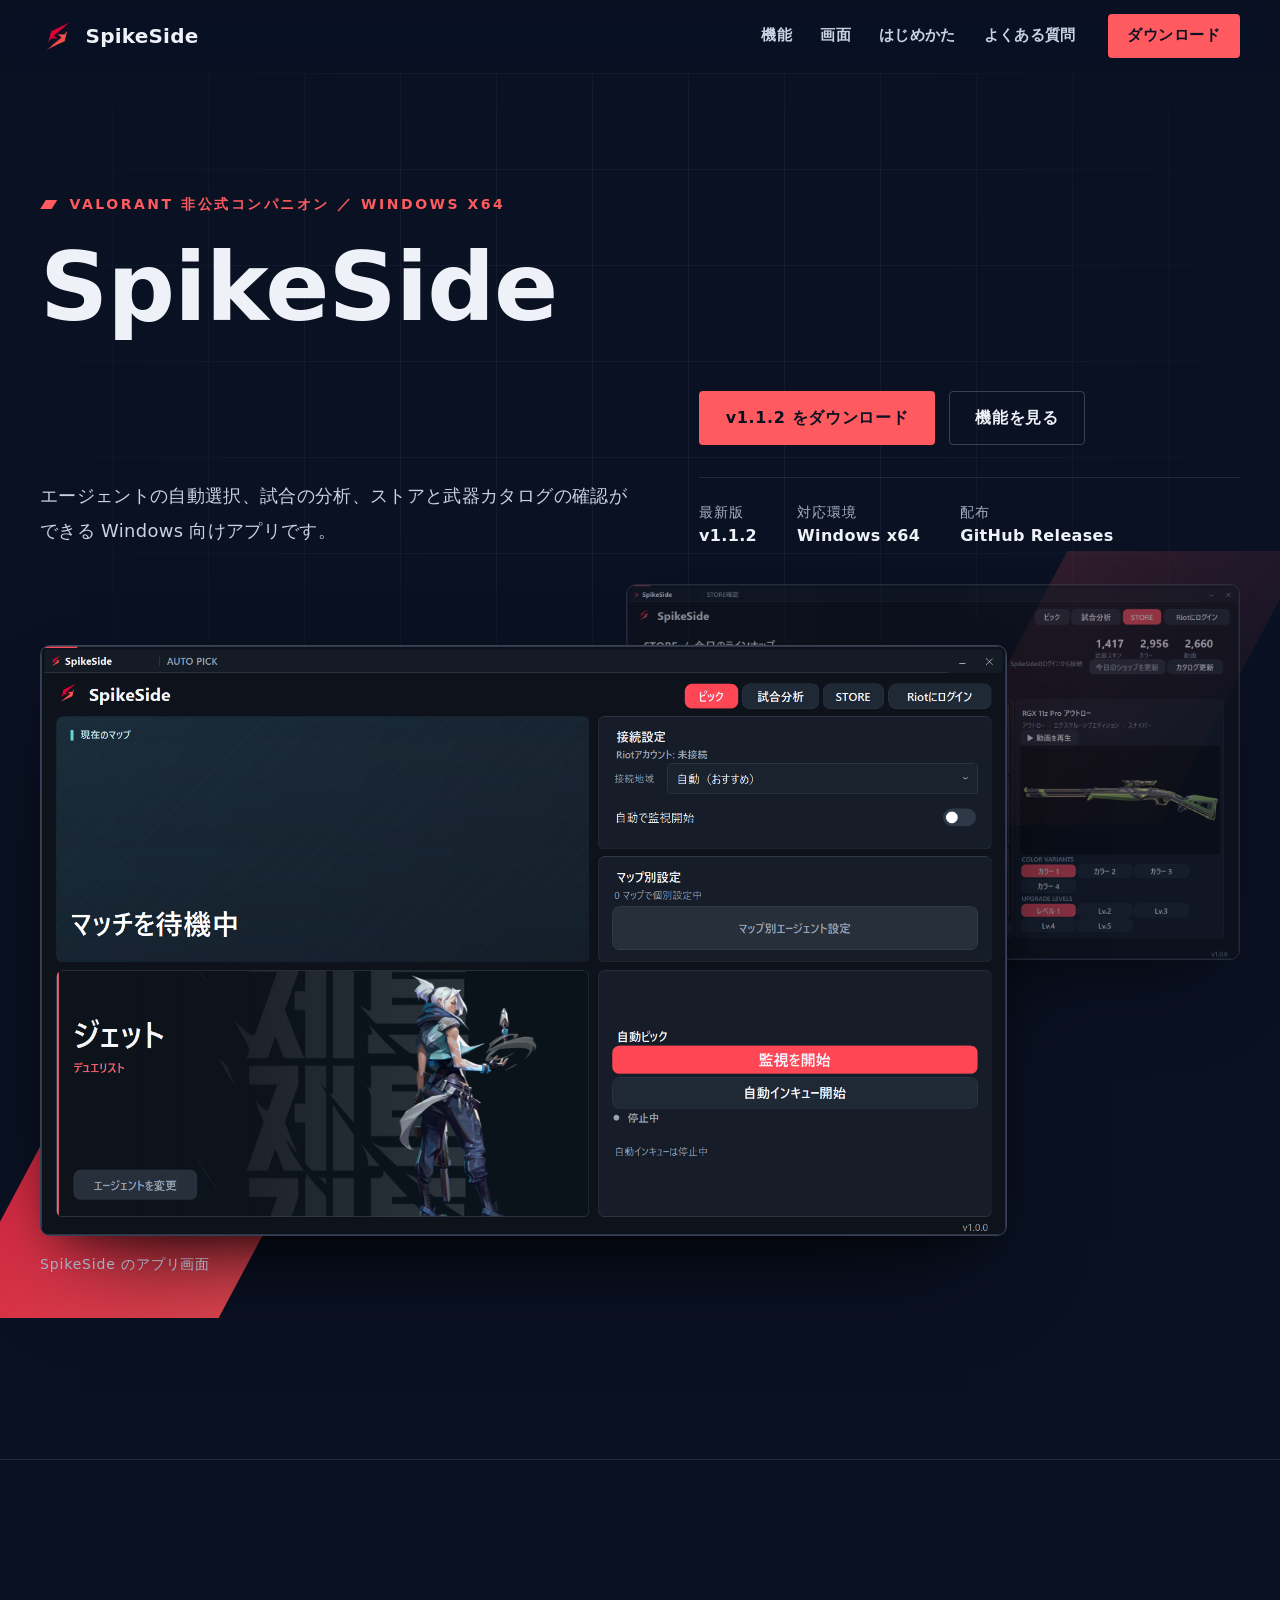
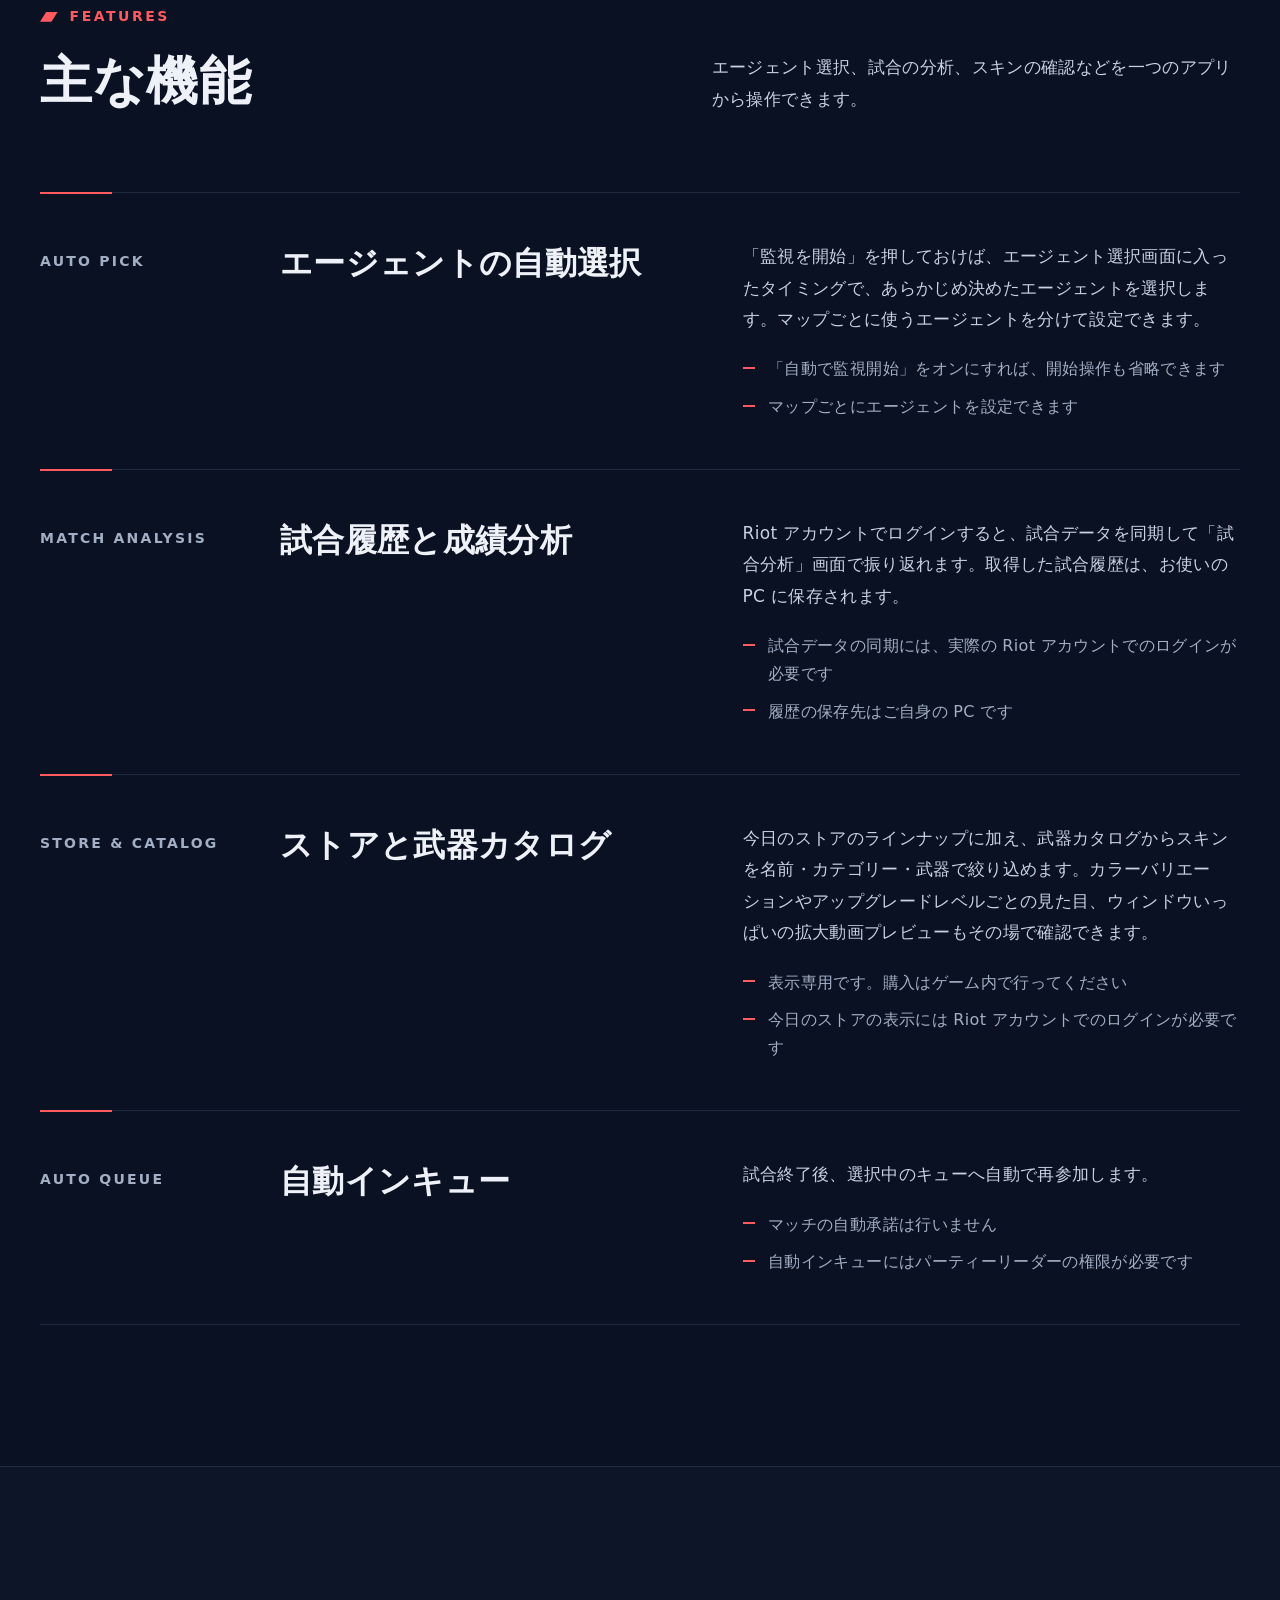
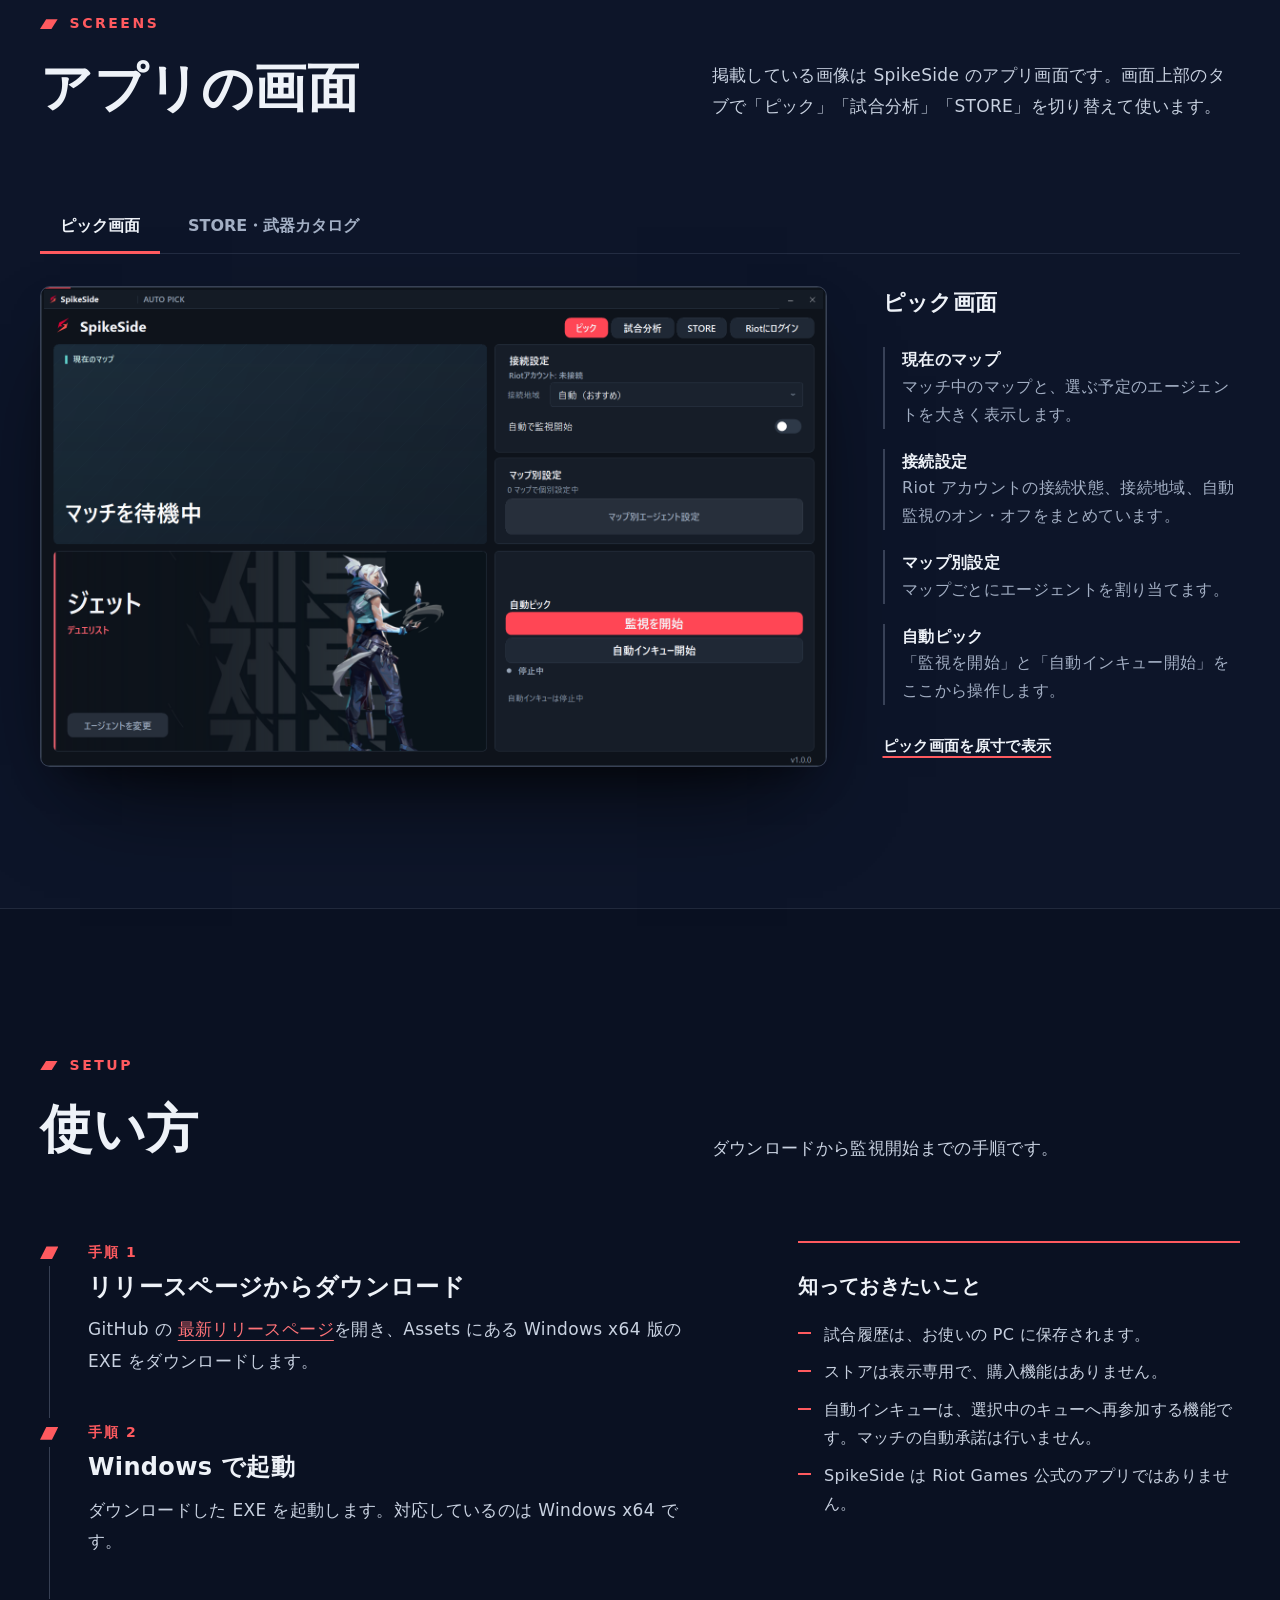
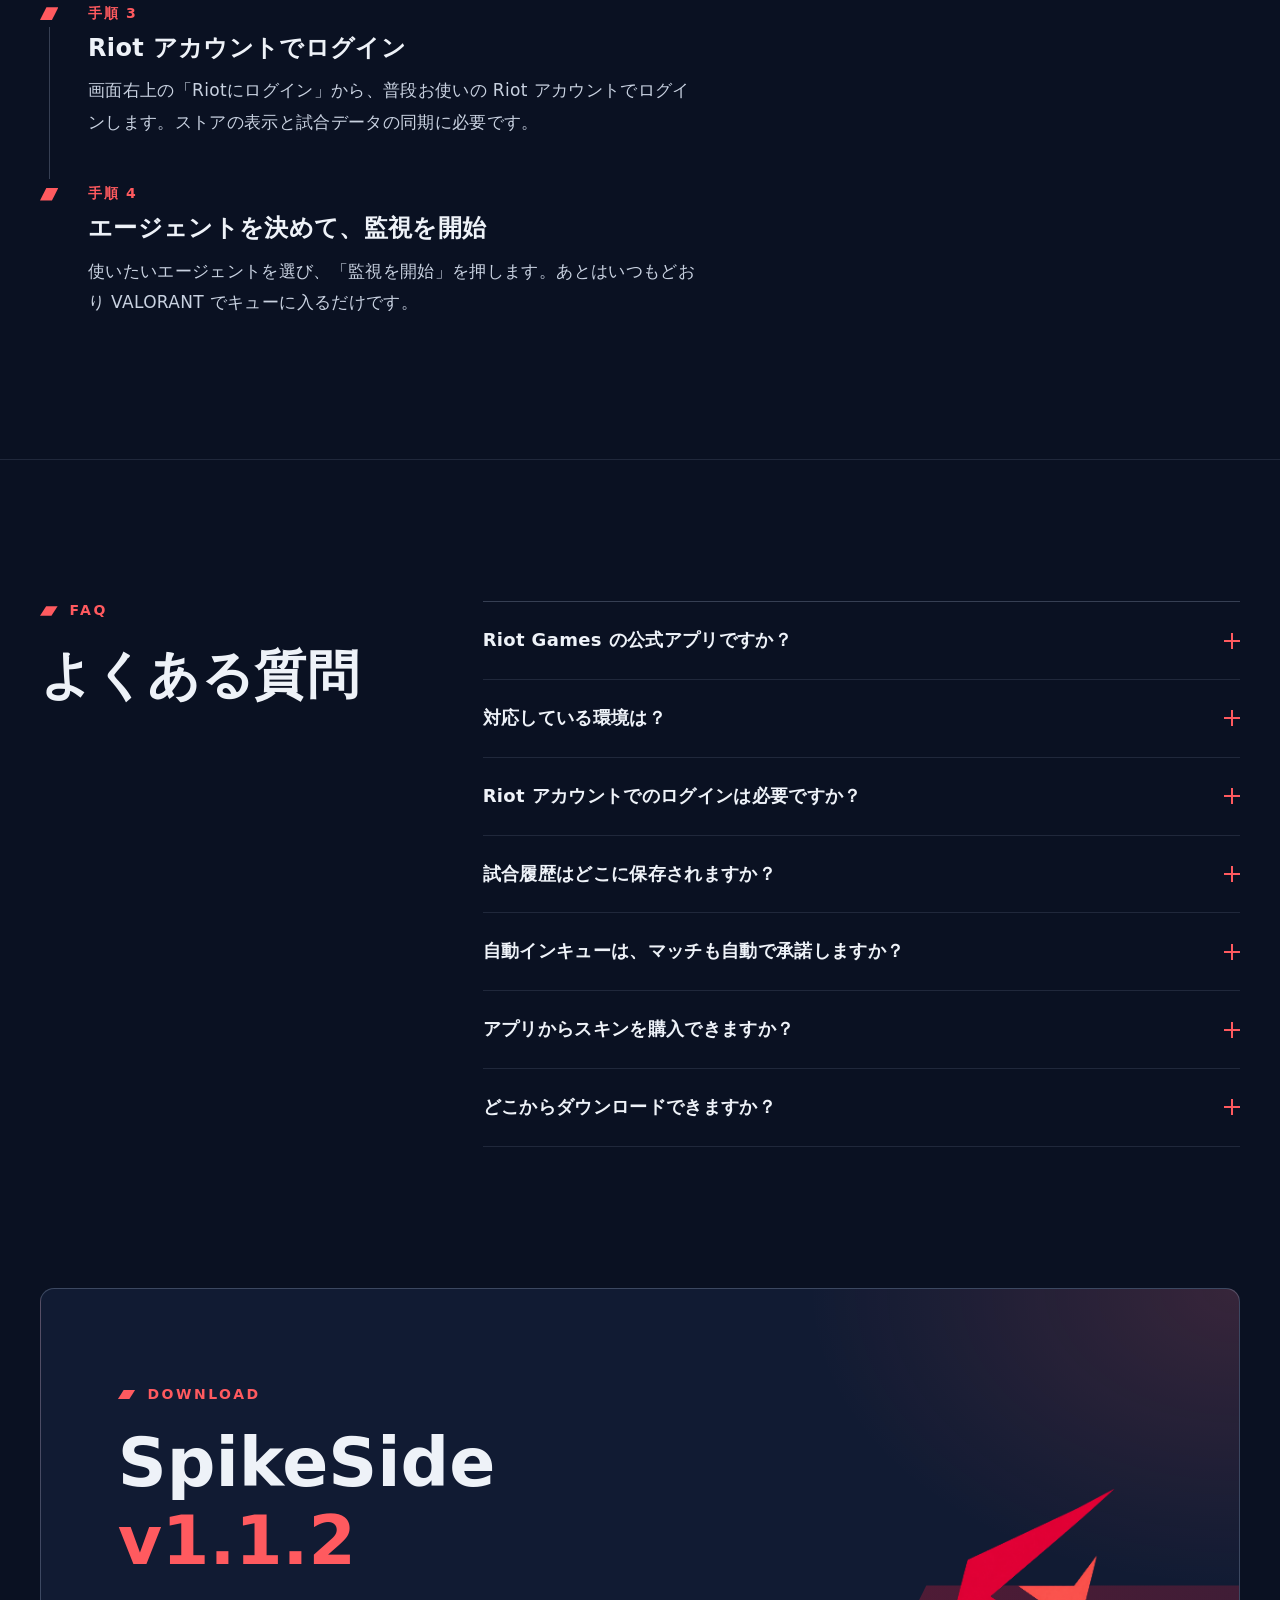
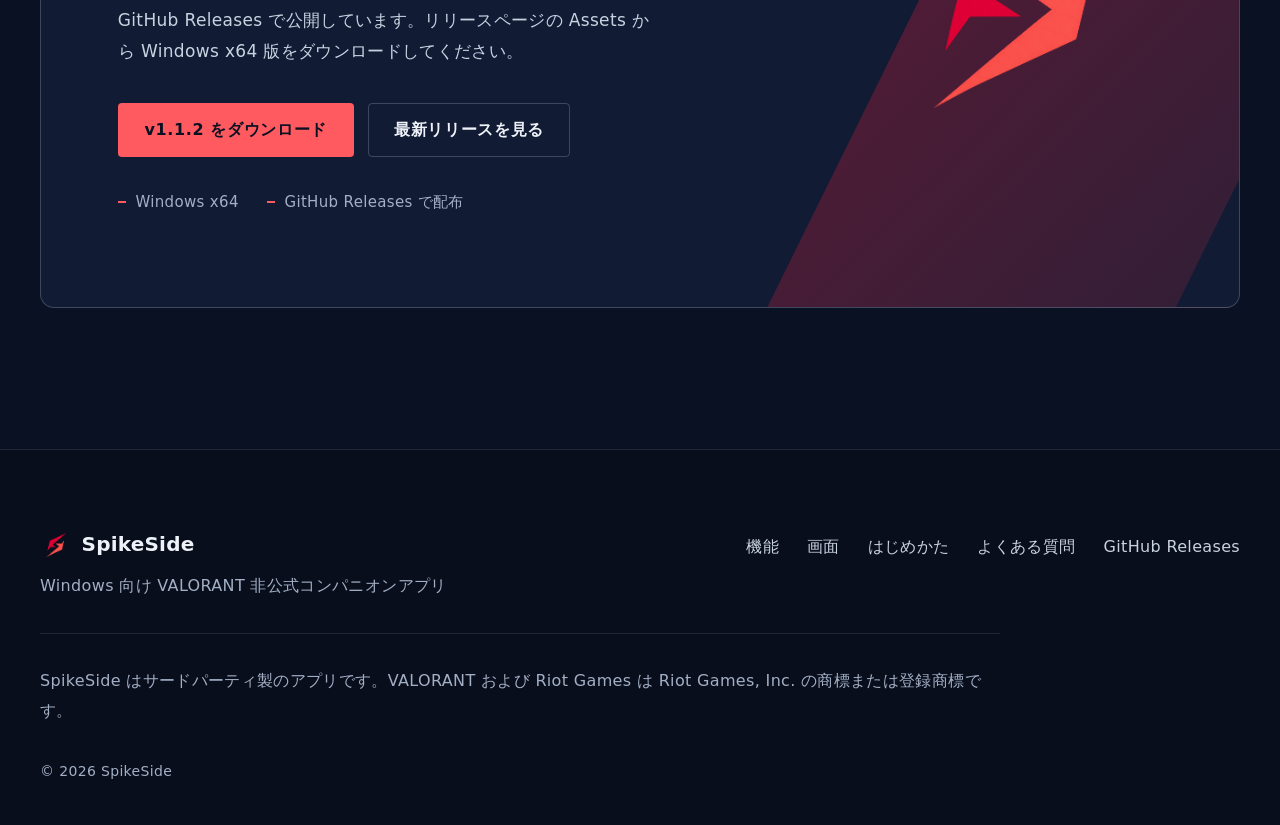
<file: docs/index.html>
<!doctype html>
<html lang="ja">
<head>
  <meta charset="utf-8">
  <meta name="viewport" content="width=device-width, initial-scale=1">
  <title>SpikeSide｜VALORANT 向け非公式コンパニオンアプリ（Windows）</title>
  <meta name="description" content="SpikeSide は、エージェントの自動選択、試合の振り返り、ストアと武器カタログの確認をまとめた Windows x64 向けの VALORANT コンパニオンアプリです。">
  <meta name="theme-color" content="#0a1122">
  <meta name="color-scheme" content="dark">
  <meta property="og:type" content="website">
  <meta property="og:title" content="SpikeSide｜VALORANT 向け非公式コンパニオンアプリ">
  <meta property="og:description" content="エージェントの自動選択、試合の振り返り、ストアと武器カタログの確認をひとつに。Windows x64 向け。">
  <meta property="og:image" content="https://spikeside.civilferry1.chatgpt.site/assets/app-home.png">
  <meta name="twitter:card" content="summary_large_image">
  <link rel="icon" type="image/png" href="assets/spikeside-logo.png">
  <link rel="apple-touch-icon" href="assets/spikeside-logo.png">
  <link rel="stylesheet" href="styles.css">
  <script>document.documentElement.classList.add('js');</script>
  <script src="app.js" defer></script>
</head>
<body>
  <a class="skip-link" href="#main">本文へスキップ</a>

  <header class="site-header" data-header>
    <div class="container site-header__inner">
      <a class="brand" href="#top">
        <img src="assets/spikeside-logo.png" alt="" width="40" height="40">
        <span>SpikeSide</span>
      </a>

      <button class="nav-toggle" type="button" aria-expanded="false" aria-controls="site-nav" data-nav-toggle>
        <span class="nav-toggle__icon" aria-hidden="true"><span></span><span></span><span></span></span>
        <span class="nav-toggle__label">メニュー</span>
      </button>

      <nav class="site-nav" id="site-nav" aria-label="メインメニュー">
        <ul class="site-nav__list">
          <li><a href="#features">機能</a></li>
          <li><a href="#screens">画面</a></li>
          <li><a href="#setup">はじめかた</a></li>
          <li><a href="#faq">よくある質問</a></li>
        </ul>
        <a class="btn btn--primary btn--small site-nav__cta" href="#download">ダウンロード</a>
      </nav>
    </div>
  </header>

  <main id="main" tabindex="-1">

    <!-- Hero -->
    <section class="hero" id="top" aria-labelledby="hero-title">
      <div class="hero__grid-lines" aria-hidden="true"></div>
      <div class="container">
        <p class="eyebrow">VALORANT 非公式コンパニオン ／ Windows x64</p>
        <h1 class="hero__title" id="hero-title">SpikeSide</h1>

        <div class="hero__body">
          <p class="hero__lead">
            エージェントの自動選択、試合の分析、ストアと武器カタログの確認ができる Windows 向けアプリです。
          </p>

          <div class="hero__aside">
            <div class="actions">
              <a class="btn btn--primary" href="https://github.com/xero711/SpikeSide/releases/download/v1.1.2/SpikeSide.exe">
                v1.1.2 をダウンロード
              </a>
              <a class="btn btn--ghost" href="#features">機能を見る</a>
            </div>
            <dl class="hero__meta">
              <div><dt>最新版</dt><dd>v1.1.2</dd></div>
              <div><dt>対応環境</dt><dd>Windows x64</dd></div>
              <div><dt>配布</dt><dd>GitHub Releases</dd></div>
            </dl>
          </div>
        </div>
      </div>

      <div class="container hero__stage">
        <div class="hero__shape hero__shape--solid" aria-hidden="true"></div>
        <div class="hero__shape hero__shape--outline" aria-hidden="true"></div>
        <figure class="shot hero__shot hero__shot--back" aria-hidden="true">
          <img src="assets/app-catalog.png" alt="" width="1648" height="1006" decoding="async">
        </figure>
        <figure class="shot hero__shot hero__shot--main">
          <img src="assets/app-home.png" width="1648" height="1006" decoding="async" fetchpriority="high"
               alt="SpikeSide のピック画面。左側に「マッチを待機中」の表示と、選択予定のエージェント「ジェット（デュエリスト）」。右側に接続設定、マップ別設定、「監視を開始」「自動インキュー開始」ボタンが並んでいる。">
        </figure>
        <p class="hero__caption">SpikeSide のアプリ画面</p>
      </div>
    </section>

    <!-- Features -->
    <section class="section" id="features" aria-labelledby="features-title">
      <div class="container">
        <header class="section-head" data-reveal>
          <div>
            <p class="eyebrow">Features</p>
            <h2 id="features-title">主な機能</h2>
          </div>
          <p class="section-head__lead">
            エージェント選択、試合の分析、スキンの確認などを一つのアプリから操作できます。
          </p>
        </header>

        <ul class="capabilities">
          <li class="cap" data-reveal>
            <p class="cap__tag">Auto Pick</p>
            <h3 class="cap__title">エージェントの自動選択</h3>
            <div class="cap__body">
              <p>「監視を開始」を押しておけば、エージェント選択画面に入ったタイミングで、あらかじめ決めたエージェントを選択します。マップごとに使うエージェントを分けて設定できます。</p>
              <ul class="ticks">
                <li>「自動で監視開始」をオンにすれば、開始操作も省略できます</li>
                <li>マップごとにエージェントを設定できます</li>
              </ul>
            </div>
          </li>

          <li class="cap" data-reveal>
            <p class="cap__tag">Match Analysis</p>
            <h3 class="cap__title">試合履歴と成績分析</h3>
            <div class="cap__body">
              <p>Riot アカウントでログインすると、試合データを同期して「試合分析」画面で振り返れます。取得した試合履歴は、お使いの PC に保存されます。</p>
              <ul class="ticks">
                <li>試合データの同期には、実際の Riot アカウントでのログインが必要です</li>
                <li>履歴の保存先はご自身の PC です</li>
              </ul>
            </div>
          </li>

          <li class="cap" data-reveal>
            <p class="cap__tag">Store &amp; Catalog</p>
            <h3 class="cap__title">ストアと武器カタログ</h3>
            <div class="cap__body">
              <p>今日のストアのラインナップに加え、武器カタログからスキンを名前・カテゴリー・武器で絞り込めます。カラーバリエーションやアップグレードレベルごとの見た目、ウィンドウいっぱいの拡大動画プレビューもその場で確認できます。</p>
              <ul class="ticks">
                <li>表示専用です。購入はゲーム内で行ってください</li>
                <li>今日のストアの表示には Riot アカウントでのログインが必要です</li>
              </ul>
            </div>
          </li>

          <li class="cap" data-reveal>
            <p class="cap__tag">Auto Queue</p>
            <h3 class="cap__title">自動インキュー</h3>
            <div class="cap__body">
              <p>試合終了後、選択中のキューへ自動で再参加します。</p>
              <ul class="ticks">
                <li>マッチの自動承諾は行いません</li>
                <li>自動インキューにはパーティーリーダーの権限が必要です</li>
              </ul>
            </div>
          </li>
        </ul>
      </div>
    </section>

    <!-- Screens -->
    <section class="section section--tint" id="screens" aria-labelledby="screens-title">
      <div class="container">
        <header class="section-head" data-reveal>
          <div>
            <p class="eyebrow">Screens</p>
            <h2 id="screens-title">アプリの画面</h2>
          </div>
          <p class="section-head__lead">
            掲載している画像は SpikeSide のアプリ画面です。画面上部のタブで「ピック」「試合分析」「STORE」を切り替えて使います。
          </p>
        </header>

        <div class="screens" data-tabs>
          <div class="screens__tabs" data-tablist aria-label="表示する画面" hidden>
            <button type="button" class="screens__tab" id="tab-pick" aria-controls="panel-pick" data-tab>ピック画面</button>
            <button type="button" class="screens__tab" id="tab-store" aria-controls="panel-store" data-tab>STORE・武器カタログ</button>
          </div>

          <div class="screens__panel" id="panel-pick" data-panel>
            <figure class="shot screens__shot">
              <img src="assets/app-home.png" width="1648" height="1006" loading="lazy" decoding="async"
                   alt="SpikeSide のピック画面。上部に「ピック」「試合分析」「STORE」「Riotにログイン」のタブ。左上に現在のマップ欄（マッチを待機中）、左下に選択予定のエージェント「ジェット」、右側に接続設定、マップ別設定、自動ピックの操作ボタンが配置されている。">
            </figure>
            <div class="screens__notes">
              <h3 class="screens__heading">ピック画面</h3>
              <dl class="notes">
                <div><dt>現在のマップ</dt><dd>マッチ中のマップと、選ぶ予定のエージェントを大きく表示します。</dd></div>
                <div><dt>接続設定</dt><dd>Riot アカウントの接続状態、接続地域、自動監視のオン・オフをまとめています。</dd></div>
                <div><dt>マップ別設定</dt><dd>マップごとにエージェントを割り当てます。</dd></div>
                <div><dt>自動ピック</dt><dd>「監視を開始」と「自動インキュー開始」をここから操作します。</dd></div>
              </dl>
              <a class="text-link" href="assets/app-home.png">ピック画面を原寸で表示</a>
            </div>
          </div>

          <div class="screens__panel" id="panel-store" data-panel>
            <figure class="shot screens__shot">
              <img src="assets/app-catalog.png" width="1648" height="1006" loading="lazy" decoding="async"
                   alt="SpikeSide の STORE 画面で武器カタログを表示した状態。検索欄とカテゴリー・武器の絞り込みの下にアウトローのスキン一覧が並び、右側に選択中のスキンのプレビュー、動画再生ボタン、カラーバリエーションとアップグレードレベルの切り替えがある。">
            </figure>
            <div class="screens__notes">
              <h3 class="screens__heading">STORE・武器カタログ</h3>
              <dl class="notes">
                <div><dt>今日の STORE ／ 武器カタログ</dt><dd>今日のラインナップと、スキン全体のカタログを切り替えて表示します。</dd></div>
                <div><dt>検索と絞り込み</dt><dd>スキン名・武器名での検索に、カテゴリーと武器の絞り込みを組み合わせられます。</dd></div>
                <div><dt>プレビュー</dt><dd>カラーバリエーション、アップグレードレベルごとの見た目、拡大対応の動画プレビューを確認できます。</dd></div>
                <div><dt>表示専用</dt><dd>購入機能はありません。購入はゲーム内で行ってください。</dd></div>
              </dl>
              <a class="text-link" href="assets/app-catalog.png">STORE 画面を原寸で表示</a>
            </div>
          </div>
        </div>
      </div>
    </section>

    <!-- Setup -->
    <section class="section" id="setup" aria-labelledby="setup-title">
      <div class="container">
        <header class="section-head" data-reveal>
          <div>
            <p class="eyebrow">Setup</p>
            <h2 id="setup-title">使い方</h2>
          </div>
          <p class="section-head__lead">
            ダウンロードから監視開始までの手順です。
          </p>
        </header>

        <div class="setup">
          <ol class="steps">
            <li class="step" data-reveal>
              <p class="step__label">手順 1</p>
              <h3>リリースページからダウンロード</h3>
              <p>GitHub の <a href="https://github.com/xero711/SpikeSide/releases/latest">最新リリースページ</a>を開き、Assets にある Windows x64 版の EXE をダウンロードします。</p>
            </li>
            <li class="step" data-reveal>
              <p class="step__label">手順 2</p>
              <h3>Windows で起動</h3>
              <p>ダウンロードした EXE を起動します。対応しているのは Windows x64 です。</p>
            </li>
            <li class="step" data-reveal>
              <p class="step__label">手順 3</p>
              <h3>Riot アカウントでログイン</h3>
              <p>画面右上の「Riotにログイン」から、普段お使いの Riot アカウントでログインします。ストアの表示と試合データの同期に必要です。</p>
            </li>
            <li class="step" data-reveal>
              <p class="step__label">手順 4</p>
              <h3>エージェントを決めて、監視を開始</h3>
              <p>使いたいエージェントを選び、「監視を開始」を押します。あとはいつもどおり VALORANT でキューに入るだけです。</p>
            </li>
          </ol>

          <aside class="setup__aside" aria-labelledby="setup-notes-title" data-reveal>
            <h3 id="setup-notes-title">知っておきたいこと</h3>
            <ul class="ticks">
              <li>試合履歴は、お使いの PC に保存されます。</li>
              <li>ストアは表示専用で、購入機能はありません。</li>
              <li>自動インキューは、選択中のキューへ再参加する機能です。マッチの自動承諾は行いません。</li>
              <li>SpikeSide は Riot Games 公式のアプリではありません。</li>
            </ul>
          </aside>
        </div>
      </div>
    </section>

    <!-- FAQ -->
    <section class="section" id="faq" aria-labelledby="faq-title">
      <div class="container faq-layout">
        <header class="section-head section-head--stack" data-reveal>
          <p class="eyebrow">FAQ</p>
          <h2 id="faq-title">よくある質問</h2>
        </header>

        <div class="faq" data-reveal>
          <details>
            <summary>Riot Games の公式アプリですか？</summary>
            <div class="faq__answer">
              <p>SpikeSide は、Riot Games が開発・運営する公式アプリではない、サードパーティ製のアプリです。</p>
            </div>
          </details>
          <details>
            <summary>対応している環境は？</summary>
            <div class="faq__answer">
              <p>Windows x64 向けのアプリです。macOS やモバイル端末には対応していません。</p>
            </div>
          </details>
          <details>
            <summary>Riot アカウントでのログインは必要ですか？</summary>
            <div class="faq__answer">
              <p>ストアの表示と試合データの同期には、実際の Riot アカウントでのログインが必要です。ログインはアプリ右上の「Riotにログイン」から行えます。</p>
            </div>
          </details>
          <details>
            <summary>試合履歴はどこに保存されますか？</summary>
            <div class="faq__answer">
              <p>同期した試合履歴は、SpikeSide を使っている PC に保存されます。</p>
            </div>
          </details>
          <details>
            <summary>自動インキューは、マッチも自動で承諾しますか？</summary>
            <div class="faq__answer">
              <p>いいえ。自動インキューは、選択しておいたキューへ再参加する機能です。マッチの自動承諾は行いません。</p>
            </div>
          </details>
          <details>
            <summary>アプリからスキンを購入できますか？</summary>
            <div class="faq__answer">
              <p>できません。STORE と武器カタログは表示専用です。購入する場合はゲーム内で行ってください。</p>
            </div>
          </details>
          <details>
            <summary>どこからダウンロードできますか？</summary>
            <div class="faq__answer">
              <p><a href="https://github.com/xero711/SpikeSide/releases/latest">GitHub の最新リリースページ</a>から入手できます。</p>
            </div>
          </details>
        </div>
      </div>
    </section>

    <!-- Download -->
    <section class="section section--download" id="download" aria-labelledby="download-title">
      <div class="container">
        <div class="download" data-reveal>
          <div class="download__shape" aria-hidden="true"></div>
          <img class="download__logo" src="assets/spikeside-logo.png" alt="" width="320" height="320" loading="lazy" decoding="async">
          <div class="download__body">
            <p class="eyebrow">Download</p>
            <h2 id="download-title">SpikeSide <span class="accent">v1.1.2</span></h2>
            <p class="download__lead">GitHub Releases で公開しています。リリースページの Assets から Windows x64 版をダウンロードしてください。</p>
            <div class="actions">
              <a class="btn btn--primary" href="https://github.com/xero711/SpikeSide/releases/download/v1.1.2/SpikeSide.exe">
                v1.1.2 をダウンロード
              </a>
              <a class="btn btn--ghost" href="https://github.com/xero711/SpikeSide/releases/latest">最新リリースを見る</a>
            </div>
            <ul class="download__facts">
              <li>Windows x64</li>
              <li>GitHub Releases で配布</li>
            </ul>
          </div>
        </div>
      </div>
    </section>
  </main>

  <footer class="site-footer">
    <div class="container site-footer__inner">
      <div class="site-footer__brand">
        <a class="brand" href="#top">
          <img src="assets/spikeside-logo.png" alt="" width="32" height="32" loading="lazy">
          <span>SpikeSide</span>
        </a>
        <p>Windows 向け VALORANT 非公式コンパニオンアプリ</p>
      </div>

      <nav class="site-footer__nav" aria-label="フッターメニュー">
        <ul>
          <li><a href="#features">機能</a></li>
          <li><a href="#screens">画面</a></li>
          <li><a href="#setup">はじめかた</a></li>
          <li><a href="#faq">よくある質問</a></li>
          <li><a href="https://github.com/xero711/SpikeSide/releases/latest">GitHub Releases</a></li>
        </ul>
      </nav>

      <p class="site-footer__legal">
        SpikeSide はサードパーティ製のアプリです。VALORANT および Riot Games は Riot Games, Inc. の商標または登録商標です。
      </p>
      <p class="site-footer__copy">&copy; <span data-year>2026</span> SpikeSide</p>
    </div>
  </footer>
</body>
</html>
</file>
<file: docs/styles.css>
/* ==========================================================================
   SpikeSide — official site
   Editorial dark navy canvas / coral accent / no external dependencies
   ========================================================================== */

:root {
  --bg: #0a1122;
  --bg-2: #0d1529;
  --bg-3: #111b33;
  --line: rgba(196, 211, 240, 0.12);
  --line-strong: rgba(196, 211, 240, 0.24);
  --text: #eef2f8;
  --text-soft: #c9d2e1;
  --muted: #a3afc4;
  --coral: #ff5a5f;
  --coral-bright: #ff7378;
  --crimson: #e2183a;
  --on-coral: #0a1122;
  --focus: #ffc9cb;

  --font: "Segoe UI Variable Text", "Segoe UI", "Hiragino Sans", "Hiragino Kaku Gothic ProN",
    "Noto Sans JP", "Yu Gothic UI", "Yu Gothic", "Meiryo", system-ui, sans-serif;
  --font-display: "Segoe UI Variable Display", "Segoe UI", "Hiragino Sans", "Hiragino Kaku Gothic ProN",
    "Noto Sans JP", "Yu Gothic UI", "Yu Gothic", "Meiryo", system-ui, sans-serif;

  --container: 76rem;
  --gutter: clamp(1.25rem, 4vw, 2.5rem);
  --section-space: clamp(5rem, 11vw, 9.5rem);
  --header-h: 4.5rem;
  --radius: 10px;
  --ease: cubic-bezier(0.2, 0.7, 0.2, 1);
}

/* ---------- Reset ---------- */
*,
*::before,
*::after { box-sizing: border-box; }

html {
  -webkit-text-size-adjust: 100%;
  text-size-adjust: 100%;
  scroll-behavior: smooth;
  scroll-padding-top: calc(var(--header-h) + 1rem);
}

body {
  margin: 0;
  min-height: 100vh;
  background: var(--bg);
  color: var(--text);
  font-family: var(--font);
  font-size: 1.0625rem;
  line-height: 1.85;
  letter-spacing: 0.02em;
  line-break: strict;
  overflow-wrap: anywhere;
  -webkit-font-smoothing: antialiased;
  -moz-osx-font-smoothing: grayscale;
  text-rendering: optimizeLegibility;
}

img, svg { display: block; max-width: 100%; }
img { height: auto; }

h1, h2, h3, p, ul, ol, dl, dd, figure { margin: 0; }
ul, ol { padding: 0; list-style: none; }

a { color: inherit; }

button { font: inherit; color: inherit; }

::selection { background: var(--coral); color: var(--on-coral); }

:focus-visible {
  outline: 3px solid var(--focus);
  outline-offset: 3px;
  border-radius: 3px;
}

main:focus { outline: none; }

.sr-only {
  position: absolute !important;
  width: 1px; height: 1px;
  padding: 0; margin: -1px;
  overflow: hidden; clip: rect(0 0 0 0);
  white-space: nowrap; border: 0;
}

.nowrap { display: inline-block; }
.accent { color: var(--coral); }
.br-wide { display: none; }

@media (min-width: 48rem) {
  .br-wide { display: inline; }
}

.container {
  width: 100%;
  max-width: calc(var(--container) + var(--gutter) * 2);
  margin-inline: auto;
  padding-inline: var(--gutter);
}

/* ---------- Skip link ---------- */
.skip-link {
  position: fixed;
  top: 0.75rem;
  left: 0.75rem;
  z-index: 100;
  padding: 0.75rem 1.25rem;
  background: var(--coral);
  color: var(--on-coral);
  font-weight: 700;
  text-decoration: none;
  border-radius: 4px;
  transform: translateY(calc(-100% - 1rem));
  transition: transform 0.2s var(--ease);
}
.skip-link:focus { transform: translateY(0); }

/* ---------- Typography helpers ---------- */
.eyebrow {
  display: inline-flex;
  align-items: center;
  gap: 0.75rem;
  margin-bottom: 1.25rem;
  color: var(--coral);
  font-size: 0.875rem;
  font-weight: 700;
  letter-spacing: 0.18em;
  text-transform: uppercase;
  line-height: 1.4;
}
.eyebrow::before {
  content: "";
  width: 1.1rem;
  height: 0.6rem;
  background: currentColor;
  clip-path: polygon(35% 0, 100% 0, 65% 100%, 0 100%);
  flex: none;
}

h1, h2, h3 {
  font-family: var(--font-display);
  font-feature-settings: "palt" 1;
  word-break: auto-phrase;
}

h2 {
  font-size: clamp(1.875rem, 4.2vw, 3.25rem);
  font-weight: 800;
  line-height: 1.32;
  letter-spacing: 0.01em;
}

h3 {
  font-size: 1.25rem;
  font-weight: 700;
  line-height: 1.5;
}

.text-link {
  display: inline-flex;
  align-items: center;
  gap: 0.5rem;
  color: var(--text);
  font-size: 0.9375rem;
  font-weight: 600;
  text-decoration: underline;
  text-decoration-color: var(--coral);
  text-decoration-thickness: 2px;
  text-underline-offset: 0.35em;
  transition: color 0.2s var(--ease);
}
.text-link:hover { color: var(--coral-bright); }

p a, .faq__answer a {
  color: var(--coral-bright);
  text-decoration: underline;
  text-decoration-thickness: 1px;
  text-underline-offset: 0.3em;
}
p a:hover, .faq__answer a:hover { text-decoration-thickness: 2px; }

/* ---------- Buttons ---------- */
.actions {
  display: flex;
  flex-wrap: wrap;
  gap: 0.875rem;
}

.btn {
  position: relative;
  display: inline-flex;
  align-items: center;
  justify-content: center;
  gap: 0.6rem;
  min-height: 3.375rem;
  padding: 0.75rem 1.6rem;
  border: 1px solid transparent;
  border-radius: 4px;
  font-size: 1rem;
  font-weight: 700;
  line-height: 1.3;
  letter-spacing: 0.04em;
  text-decoration: none;
  cursor: pointer;
  transition: background-color 0.2s var(--ease), border-color 0.2s var(--ease),
    color 0.2s var(--ease), transform 0.2s var(--ease);
}
.btn__icon { width: 1.125rem; height: 1.125rem; flex: none; }

.btn--primary {
  background: var(--coral);
  color: var(--on-coral);
}
.btn--primary:hover { background: var(--coral-bright); }
.btn--primary:active { transform: translateY(1px); }

.btn--ghost {
  border-color: var(--line-strong);
  color: var(--text);
  background: transparent;
}
.btn--ghost:hover { border-color: var(--text-soft); background: rgba(255, 255, 255, 0.04); }

.btn--small {
  min-height: 2.75rem;
  padding: 0.5rem 1.15rem;
  font-size: 0.9375rem;
}

/* ---------- Header ---------- */
.site-header {
  position: sticky;
  top: 0;
  z-index: 50;
  border-bottom: 1px solid transparent;
  background: rgba(10, 17, 34, 0.6);
  -webkit-backdrop-filter: blur(14px) saturate(140%);
  backdrop-filter: blur(14px) saturate(140%);
  transition: background-color 0.25s var(--ease), border-color 0.25s var(--ease);
}
.site-header.is-scrolled,
.site-header.is-open {
  background: rgba(10, 17, 34, 0.92);
  border-bottom-color: var(--line);
}

.site-header__inner {
  display: flex;
  align-items: center;
  justify-content: space-between;
  gap: 1.5rem;
  min-height: var(--header-h);
}

.brand {
  display: inline-flex;
  align-items: center;
  flex: 0 0 auto;
  white-space: nowrap;
  gap: 0.6rem;
  font-family: var(--font-display);
  font-size: 1.25rem;
  font-weight: 800;
  letter-spacing: 0.01em;
  text-decoration: none;
  color: var(--text);
}
.brand img { width: 2.25rem; height: 2.25rem; }

.site-nav {
  display: flex;
  align-items: center;
  gap: 2rem;
}
.site-nav__list {
  display: flex;
  align-items: center;
  gap: 0.25rem 1.75rem;
  flex-wrap: wrap;
}
.site-nav__list a {
  position: relative;
  display: inline-block;
  padding: 0.5rem 0;
  font-size: 0.9375rem;
  font-weight: 600;
  color: var(--text-soft);
  text-decoration: none;
  transition: color 0.2s var(--ease);
}
.site-nav__list a::after {
  content: "";
  position: absolute;
  left: 0; right: 0; bottom: 0.2rem;
  height: 2px;
  background: var(--coral);
  transform: scaleX(0);
  transform-origin: left;
  transition: transform 0.25s var(--ease);
}
.site-nav__list a:hover,
.site-nav__list a.is-active { color: var(--text); }
.site-nav__list a:hover::after,
.site-nav__list a.is-active::after { transform: scaleX(1); }

.nav-toggle {
  display: none;
  align-items: center;
  flex: 0 0 auto;
  white-space: nowrap;
  gap: 0.6rem;
  min-height: 2.75rem;
  padding: 0.5rem 0.9rem;
  border: 1px solid var(--line-strong);
  border-radius: 4px;
  background: transparent;
  font-size: 0.9375rem;
  font-weight: 700;
  cursor: pointer;
}
.nav-toggle__icon {
  position: relative;
  display: inline-grid;
  gap: 4px;
  width: 1.125rem;
}
.nav-toggle__icon span {
  display: block;
  height: 2px;
  background: currentColor;
  transition: transform 0.25s var(--ease), opacity 0.2s var(--ease);
}
.nav-toggle[aria-expanded="true"] .nav-toggle__icon span:nth-child(1) { transform: translateY(6px) rotate(45deg); }
.nav-toggle[aria-expanded="true"] .nav-toggle__icon span:nth-child(2) { opacity: 0; }
.nav-toggle[aria-expanded="true"] .nav-toggle__icon span:nth-child(3) { transform: translateY(-6px) rotate(-45deg); }

@media (max-width: 60rem) {
  .site-header__inner { gap: 0.5rem; }
  .js .nav-toggle { display: inline-flex; }

  /* Without JS the nav simply wraps below the brand */
  .site-header__inner { flex-wrap: wrap; }
  .site-nav { gap: 1rem; flex-wrap: wrap; padding-bottom: 0.75rem; }

  .js .site-header__inner { flex-wrap: nowrap; }
  .js .site-nav {
    position: absolute;
    top: 100%;
    left: 0;
    right: 0;
    display: none;
    flex-direction: column;
    align-items: stretch;
    gap: 1.5rem;
    max-height: calc(100vh - var(--header-h));
    overflow-y: auto;
    padding: 1rem var(--gutter) 2rem;
    background: var(--bg);
    border-bottom: 1px solid var(--line);
    box-shadow: 0 30px 60px -20px rgba(0, 0, 0, 0.6);
  }
  .js .site-header.is-open .site-nav { display: flex; }
  .js .site-nav__list { flex-direction: column; align-items: stretch; gap: 0; }
  .js .site-nav__list a {
    display: block;
    padding: 1rem 0;
    font-size: 1.125rem;
    border-bottom: 1px solid var(--line);
  }
  .js .site-nav__list a::after { display: none; }
  .js .site-nav__list a.is-active { color: var(--coral-bright); }
  .js .site-nav__cta { min-height: 3.25rem; font-size: 1rem; }
}

/* ---------- Hero ---------- */
.hero {
  position: relative;
  padding-top: clamp(3.5rem, 9vw, 7.5rem);
  padding-bottom: var(--section-space);
  overflow: clip;
}

.hero__grid-lines {
  position: absolute;
  inset: 0;
  z-index: -1;
  background-image:
    linear-gradient(to right, rgba(196, 211, 240, 0.05) 1px, transparent 1px),
    linear-gradient(to bottom, rgba(196, 211, 240, 0.05) 1px, transparent 1px);
  background-size: 96px 96px;
  background-position: center top;
  -webkit-mask-image: radial-gradient(ellipse 80% 60% at 50% 20%, #000 30%, transparent 75%);
  mask-image: radial-gradient(ellipse 80% 60% at 50% 20%, #000 30%, transparent 75%);
}

.hero__title {
  font-size: clamp(2.5rem, 7.4vw, 6.25rem);
  font-weight: 800;
  line-height: 1.12;
  letter-spacing: -0.01em;
  max-width: 14em;
}

.hero__body {
  display: grid;
  gap: 2.5rem;
  margin-top: clamp(2rem, 4vw, 3.25rem);
}

.hero__lead {
  max-width: 36em;
  color: var(--text-soft);
  font-size: clamp(1.0625rem, 1.4vw, 1.1875rem);
  line-height: 1.95;
}

.hero__aside { display: grid; gap: 2rem; align-content: start; }

.hero__meta {
  display: flex;
  flex-wrap: wrap;
  gap: 1rem 2.5rem;
  padding-top: 1.5rem;
  border-top: 1px solid var(--line);
}
.hero__meta dt {
  font-size: 0.875rem;
  color: var(--muted);
  letter-spacing: 0.08em;
  line-height: 1.5;
}
.hero__meta dd {
  font-size: 1rem;
  font-weight: 700;
  line-height: 1.6;
}

@media (min-width: 64rem) {
  .hero__body {
    grid-template-columns: minmax(0, 1.1fr) minmax(0, 1fr);
    gap: 4rem;
    align-items: end;
  }
}

.hero__stage {
  position: relative;
  margin-top: clamp(3.5rem, 8vw, 6rem);
  padding-bottom: 2.5rem;
}

.shot {
  overflow: hidden;
  border: 1px solid var(--line-strong);
  border-radius: var(--radius);
  background: #0c1324;
  box-shadow:
    0 50px 100px -40px rgba(0, 0, 0, 0.85),
    0 18px 40px -20px rgba(0, 0, 0, 0.6);
}
.shot img { width: 100%; }

.hero__shot--main {
  position: relative;
  z-index: 2;
  width: 100%;
}

.hero__shot--back { display: none; }

.hero__caption {
  position: relative;
  z-index: 2;
  margin-top: 1rem;
  font-size: 0.875rem;
  color: var(--muted);
  letter-spacing: 0.06em;
}

.hero__shape {
  position: absolute;
  pointer-events: none;
  clip-path: polygon(38% 0, 100% 0, 62% 100%, 0 100%);
}
.hero__shape--solid {
  z-index: 1;
  left: -6%;
  bottom: -4%;
  width: 46%;
  aspect-ratio: 1.4;
  background: linear-gradient(135deg, var(--crimson), var(--coral));
  opacity: 0.9;
}
.hero__shape--outline {
  z-index: 0;
  right: -2%;
  top: -14%;
  width: 30%;
  aspect-ratio: 1.4;
  background: linear-gradient(135deg, rgba(255, 90, 95, 0.5), rgba(255, 90, 95, 0));
  opacity: 0.4;
}

@media (min-width: 48rem) {
  .hero__stage { padding-right: 0; }
  .hero__shot--main { width: 84%; }
  .hero__shot--back {
    display: block;
    position: absolute;
    z-index: 1;
    right: var(--gutter);
    top: -9%;
    width: 48%;
    opacity: 0.55;
    filter: saturate(0.85);
  }
  .hero__shape--solid { left: -4%; bottom: 0; width: 34%; }
}

@media (min-width: 64rem) {
  .hero__shot--main { width: 78%; }
}

/* ---------- Sections ---------- */
.section {
  position: relative;
  padding-block: var(--section-space);
  border-top: 1px solid var(--line);
}

.section--tint { background: var(--bg-2); }

.section-head {
  display: grid;
  gap: 1.5rem;
  margin-bottom: clamp(3rem, 6vw, 5rem);
}
.section-head__lead {
  max-width: 34em;
  color: var(--text-soft);
}

@media (min-width: 64rem) {
  .section-head {
    grid-template-columns: minmax(0, 1.15fr) minmax(0, 1fr);
    align-items: end;
    gap: 4rem;
  }
  .section-head--stack { grid-template-columns: 1fr; gap: 0; }
}

/* ---------- Capabilities ---------- */
.capabilities { border-bottom: 1px solid var(--line); }

.cap {
  position: relative;
  display: grid;
  gap: 1rem;
  padding-block: clamp(2rem, 4vw, 3rem);
  border-top: 1px solid var(--line);
}
.cap::before {
  content: "";
  position: absolute;
  top: -1px;
  left: 0;
  width: 4.5rem;
  height: 2px;
  background: var(--coral);
  transition: width 0.6s var(--ease);
}
.cap:hover::before { width: 100%; }

.cap__tag {
  display: flex;
  flex-wrap: wrap;
  align-items: center;
  gap: 0.6rem;
  font-size: 0.875rem;
  font-weight: 700;
  letter-spacing: 0.16em;
  text-transform: uppercase;
  color: var(--muted);
  line-height: 1.6;
}

.badge {
  display: inline-block;
  padding: 0.1rem 0.6rem;
  border: 1px solid rgba(255, 90, 95, 0.55);
  border-radius: 999px;
  color: var(--coral-bright);
  font-size: 0.875rem;
  letter-spacing: 0.06em;
  text-transform: none;
}

.cap__title {
  font-size: clamp(1.5rem, 2.6vw, 2rem);
  font-weight: 800;
  line-height: 1.4;
}

.cap__body { display: grid; gap: 1.25rem; color: var(--text-soft); }

.ticks { display: grid; gap: 0.6rem; }
.ticks li {
  position: relative;
  padding-left: 1.6rem;
  font-size: 1rem;
  line-height: 1.75;
  color: var(--muted);
}
.ticks li::before {
  content: "";
  position: absolute;
  left: 0;
  top: 0.72em;
  width: 0.8rem;
  height: 2px;
  background: var(--coral);
}

@media (min-width: 64rem) {
  .cap {
    grid-template-columns: 12rem minmax(0, 1fr) minmax(0, 1.2fr);
    gap: 3rem;
    align-items: start;
  }
  .cap__tag { padding-top: 0.55rem; }
}

/* ---------- Screens ---------- */
.screens__tabs {
  display: flex;
  flex-wrap: wrap;
  gap: 0.5rem;
  margin-bottom: 2rem;
  border-bottom: 1px solid var(--line);
}
.screens__tabs[hidden] { display: none; }

.screens__tab {
  position: relative;
  min-height: 3rem;
  padding: 0.75rem 1.25rem;
  border: 0;
  background: transparent;
  color: var(--muted);
  font-size: 1rem;
  font-weight: 700;
  cursor: pointer;
  transition: color 0.2s var(--ease);
}
.screens__tab::after {
  content: "";
  position: absolute;
  left: 0; right: 0; bottom: -1px;
  height: 3px;
  background: var(--coral);
  transform: scaleX(0);
  transition: transform 0.3s var(--ease);
}
.screens__tab:hover { color: var(--text); }
.screens__tab[aria-selected="true"] { color: var(--text); }
.screens__tab[aria-selected="true"]::after { transform: scaleX(1); }

.screens__panel {
  display: grid;
  gap: 2rem;
}
.screens__panel + .screens__panel { margin-top: 4rem; }
.js .screens__panel + .screens__panel { margin-top: 0; }
.screens__panel[hidden] { display: none; }

.screens__panel:focus-visible { outline-offset: 8px; }

.screens__notes { display: grid; gap: 1.75rem; align-content: start; }
.screens__heading { font-size: 1.375rem; font-weight: 800; }

.notes { display: grid; gap: 1.25rem; }
.notes > div {
  padding-left: 1.1rem;
  border-left: 2px solid var(--line-strong);
  transition: border-color 0.25s var(--ease);
}
.notes > div:hover { border-left-color: var(--coral); }
.notes dt { font-weight: 700; font-size: 1rem; line-height: 1.6; }
.notes dd { color: var(--muted); font-size: 1rem; line-height: 1.75; }

@media (min-width: 64rem) {
  .screens__panel {
    grid-template-columns: minmax(0, 2.2fr) minmax(16rem, 1fr);
    gap: 3.5rem;
    align-items: start;
  }
}

/* ---------- Setup ---------- */
.setup { display: grid; gap: 4rem; }

.steps { position: relative; display: grid; gap: 0; }

.step {
  position: relative;
  padding: 0 0 2.75rem 3rem;
}
.step:last-child { padding-bottom: 0; }

/* rail */
.step::after {
  content: "";
  position: absolute;
  left: 0.55rem;
  top: 1.6rem;
  bottom: 0.2rem;
  width: 1px;
  background: var(--line-strong);
}
.step:last-child::after { display: none; }

/* marker */
.step::before {
  content: "";
  position: absolute;
  left: 0;
  top: 0.35rem;
  width: 1.15rem;
  height: 0.8rem;
  background: var(--coral);
  clip-path: polygon(35% 0, 100% 0, 65% 100%, 0 100%);
}

.step__label {
  font-size: 0.875rem;
  font-weight: 700;
  letter-spacing: 0.12em;
  color: var(--coral);
  line-height: 1.6;
}
.step h3 {
  margin: 0.35rem 0 0.6rem;
  font-size: clamp(1.25rem, 2vw, 1.5rem);
}
.step p:last-child { color: var(--text-soft); max-width: 36em; }

.setup__aside {
  align-self: start;
  padding-top: 1.75rem;
  border-top: 2px solid var(--coral);
}
.setup__aside h3 { margin-bottom: 1.25rem; }
.setup__aside .ticks li { color: var(--text-soft); }

@media (min-width: 64rem) {
  .setup {
    grid-template-columns: minmax(0, 1.5fr) minmax(0, 1fr);
    gap: 6rem;
  }
  .setup__aside { position: sticky; top: calc(var(--header-h) + 2rem); }
}

/* ---------- Editions ---------- */
.editions {
  display: grid;
  gap: 2.5rem;
  margin-bottom: clamp(3rem, 5vw, 4rem);
}
.edition {
  padding-top: 1.5rem;
  border-top: 1px solid var(--line-strong);
}
.edition--full { border-top: 2px solid var(--coral); }
.edition__name {
  margin-bottom: 0.75rem;
  font-size: clamp(1.5rem, 2.4vw, 1.875rem);
  font-weight: 800;
}
.edition p { color: var(--text-soft); max-width: 32em; }

@media (min-width: 48rem) {
  .editions { grid-template-columns: 1fr 1fr; gap: 4rem; }
}

.table-wrap {
  overflow-x: auto;
  border-top: 1px solid var(--line-strong);
}

.compare {
  width: 100%;
  min-width: 34rem;
  border-collapse: collapse;
  font-size: 1rem;
}
.compare caption {
  padding: 1.25rem 0 0.5rem;
  text-align: left;
  font-size: 0.875rem;
  font-weight: 700;
  letter-spacing: 0.08em;
  color: var(--muted);
}
.compare th,
.compare td {
  padding: 1.15rem 1rem;
  text-align: left;
  vertical-align: middle;
  border-bottom: 1px solid var(--line);
  line-height: 1.6;
}
.compare thead th {
  font-size: 0.9375rem;
  font-weight: 700;
  color: var(--muted);
  letter-spacing: 0.06em;
}
.compare thead th.is-full { color: var(--coral-bright); }
.compare tbody th { font-weight: 700; color: var(--text); width: 40%; }
.compare th:first-child,
.compare td:first-child { padding-left: 0; }
.compare .is-full { background: rgba(255, 90, 95, 0.06); }
.compare tbody tr { transition: background-color 0.2s var(--ease); }
.compare tbody tr:hover { background: rgba(255, 255, 255, 0.025); }

.mark {
  display: inline-flex;
  align-items: center;
  gap: 0.6rem;
  font-weight: 600;
}
.mark::before {
  content: "";
  flex: none;
  width: 0.75rem;
  height: 0.75rem;
}
.mark--yes { color: var(--text); }
.mark--yes::before {
  width: 0.45rem;
  height: 0.8rem;
  margin: 0 0.15rem 0.2rem 0.15rem;
  border: solid var(--coral);
  border-width: 0 2px 2px 0;
  transform: rotate(45deg);
}
.mark--limit { color: var(--text-soft); }
.mark--limit::before {
  width: 0.8rem;
  height: 0.55rem;
  background: var(--coral);
  opacity: 0.6;
  clip-path: polygon(35% 0, 100% 0, 65% 100%, 0 100%);
}
.mark--no { color: var(--muted); font-weight: 500; }
.mark--no::before {
  height: 2px;
  background: var(--muted);
  opacity: 0.7;
}

/* ---------- FAQ ---------- */
.faq-layout { display: grid; }

@media (min-width: 64rem) {
  .faq-layout {
    grid-template-columns: minmax(0, 1fr) minmax(0, 2fr);
    gap: 4rem;
    align-items: start;
  }
  .faq-layout .section-head { margin-bottom: 0; position: sticky; top: calc(var(--header-h) + 2rem); }
}

.faq { border-top: 1px solid var(--line-strong); }

.faq details { border-bottom: 1px solid var(--line); }

.faq summary {
  position: relative;
  display: flex;
  align-items: center;
  justify-content: space-between;
  gap: 1.5rem;
  min-height: 3rem;
  padding: 1.5rem 0;
  font-size: 1.125rem;
  font-weight: 700;
  line-height: 1.6;
  cursor: pointer;
  list-style: none;
  transition: color 0.2s var(--ease);
}
.faq summary::-webkit-details-marker { display: none; }
.faq summary:hover { color: var(--coral-bright); }

.faq summary::after {
  content: "";
  flex: none;
  width: 1rem;
  height: 1rem;
  background:
    linear-gradient(var(--coral), var(--coral)) center / 100% 2px no-repeat,
    linear-gradient(var(--coral), var(--coral)) center / 2px 100% no-repeat;
  transition: transform 0.3s var(--ease);
}
.faq details[open] summary::after { transform: rotate(135deg); }

.faq__answer {
  padding: 0 2.5rem 1.75rem 0;
  color: var(--text-soft);
  max-width: 44em;
}

/* ---------- Download ---------- */
.section--download { border-top: 0; padding-top: 0; }

.download {
  position: relative;
  overflow: hidden;
  isolation: isolate;
  padding: clamp(2.5rem, 7vw, 6rem) clamp(1.5rem, 6vw, 5.5rem);
  border: 1px solid var(--line-strong);
  border-radius: 14px;
  background:
    radial-gradient(ellipse 60% 80% at 100% 0%, rgba(255, 90, 95, 0.16), transparent 60%),
    var(--bg-3);
}

.download__shape {
  position: absolute;
  z-index: -1;
  right: -8%;
  bottom: -30%;
  width: 55%;
  aspect-ratio: 1.3;
  background: linear-gradient(135deg, rgba(226, 24, 58, 0.35), rgba(255, 90, 95, 0.08));
  clip-path: polygon(38% 0, 100% 0, 62% 100%, 0 100%);
}

.download__logo {
  position: absolute;
  z-index: -1;
  right: clamp(-3rem, -2vw, 0rem);
  top: 50%;
  width: clamp(10rem, 26vw, 20rem);
  transform: translateY(-50%);
  opacity: 0.18;
}

.download__body { max-width: 40rem; }

.download h2 {
  font-size: clamp(2.25rem, 5.5vw, 4.25rem);
  line-height: 1.15;
  letter-spacing: 0;
}
.download__lead {
  margin: 1.5rem 0 2.25rem;
  color: var(--text-soft);
}

.download__facts {
  display: flex;
  flex-wrap: wrap;
  gap: 0.5rem 1.75rem;
  margin-top: 2rem;
  font-size: 0.9375rem;
  color: var(--muted);
}
.download__facts li { position: relative; padding-left: 1.1rem; }
.download__facts li::before {
  content: "";
  position: absolute;
  left: 0;
  top: 0.75em;
  width: 0.5rem;
  height: 2px;
  background: var(--coral);
}

@media (min-width: 64rem) {
  .download__logo { opacity: 1; right: 6%; width: 18rem; }
  .download__body { max-width: 34rem; }
}

/* ---------- Footer ---------- */
.site-footer {
  padding: clamp(3.5rem, 6vw, 5rem) 0 2.5rem;
  border-top: 1px solid var(--line);
  background: #080e1c;
  font-size: 1rem;
  color: var(--muted);
}

.site-footer__inner {
  display: grid;
  gap: 2rem;
}

.site-footer__brand { display: grid; gap: 0.5rem; }
.site-footer__brand .brand img { width: 2rem; height: 2rem; }
.site-footer__brand p { font-size: 1rem; }

.site-footer__nav ul {
  display: flex;
  flex-wrap: wrap;
  gap: 0.25rem 1.75rem;
}
.site-footer__nav a {
  display: inline-block;
  padding: 0.35rem 0;
  color: var(--text-soft);
  text-decoration: none;
}
.site-footer__nav a:hover { color: var(--text); text-decoration: underline; text-underline-offset: 0.3em; }

.site-footer__legal {
  max-width: 60em;
  padding-top: 2rem;
  border-top: 1px solid var(--line);
  font-size: 1rem;
  line-height: 1.9;
}
.site-footer__copy { font-size: 0.875rem; }

@media (min-width: 64rem) {
  .site-footer__inner {
    grid-template-columns: auto 1fr;
    align-items: start;
    column-gap: 4rem;
  }
  .site-footer__nav ul { justify-content: flex-end; }
  .site-footer__legal,
  .site-footer__copy { grid-column: 1 / -1; }
}

/* ---------- Reveal (enhancement only) ---------- */
[data-reveal] {
  transition: opacity 0.8s var(--ease), transform 0.8s var(--ease);
}
.js [data-reveal].is-pending {
  opacity: 0;
  transform: translateY(1.5rem);
}

/* ---------- Reduced motion ---------- */
@media (prefers-reduced-motion: reduce) {
  html { scroll-behavior: auto; }
  *,
  *::before,
  *::after {
    animation-duration: 0.01ms !important;
    animation-iteration-count: 1 !important;
    transition-duration: 0.01ms !important;
    scroll-behavior: auto !important;
  }
  .js [data-reveal].is-pending { opacity: 1; transform: none; }
}

/* ---------- Print ---------- */
@media print {
  .site-header, .skip-link, .hero__shape, .hero__grid-lines, .download__shape { display: none !important; }
  body { background: #fff; color: #000; }
}
</file>
